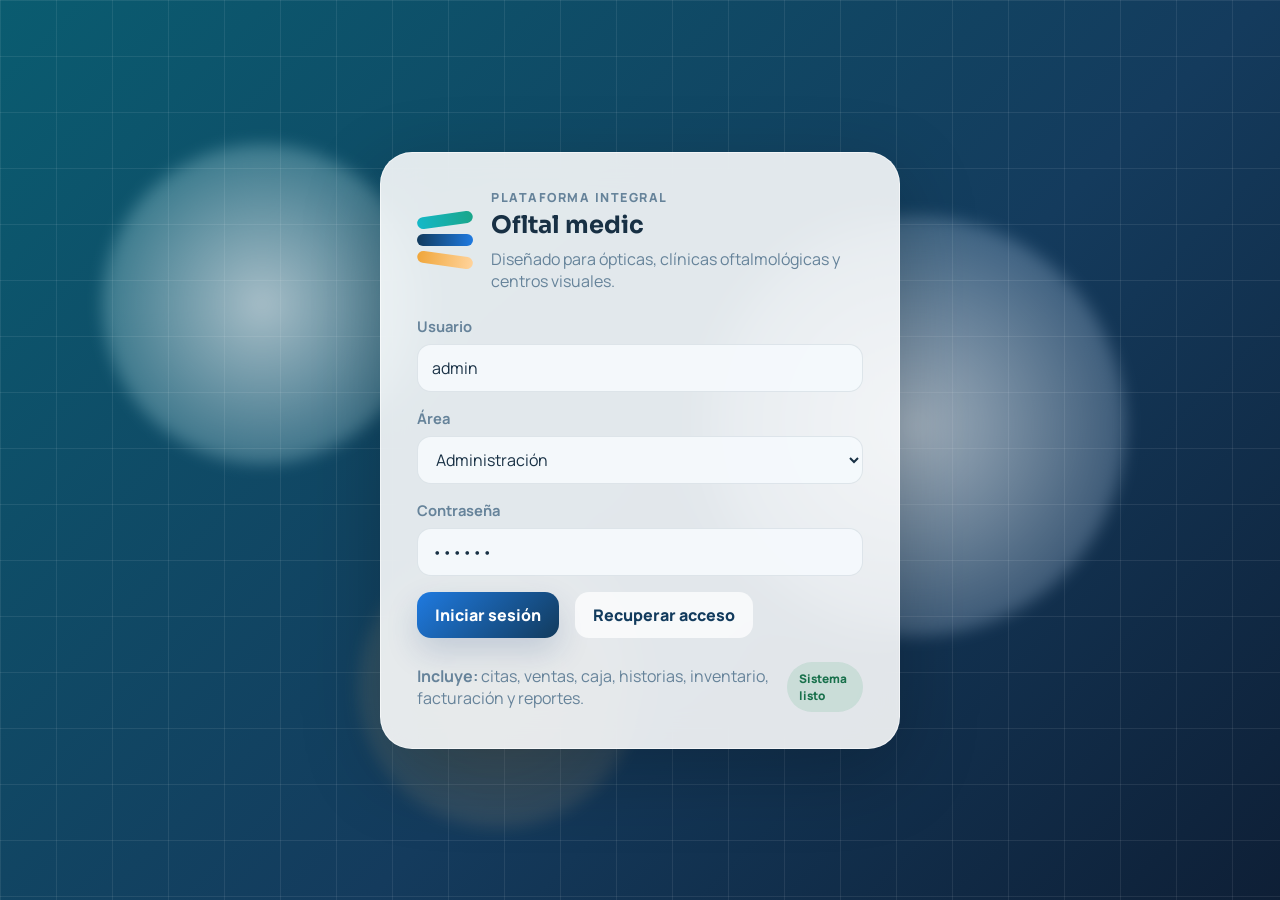
<file: index.html>
<!doctype html>
<html lang="es">
  <head>
    <meta charset="UTF-8" />
    <meta name="viewport" content="width=device-width, initial-scale=1.0" />
    <title>Ofltal medic</title>
    <link rel="preconnect" href="https://fonts.googleapis.com" />
    <link rel="preconnect" href="https://fonts.gstatic.com" crossorigin />
    <link
      href="https://fonts.googleapis.com/css2?family=Manrope:wght@400;500;600;700;800&family=Sora:wght@600;700&display=swap"
      rel="stylesheet"
    />
    <link rel="stylesheet" href="./styles.css" />
  </head>
  <body>
    <div class="app-shell">
      <section class="screen screen-login active" data-screen="login">
        <div class="login-backdrop">
          <div class="orb orb-a"></div>
          <div class="orb orb-b"></div>
          <div class="orb orb-c"></div>
          <div class="grid-glow"></div>
        </div>

        <div class="login-panel">
          <div class="brand-lockup">
            <div class="brand-mark">
              <span></span>
              <span></span>
              <span></span>
            </div>
            <div>
              <p class="eyebrow">Plataforma integral</p>
              <h1>Ofltal medic</h1>
              <p class="subtle">Diseñado para ópticas, clínicas oftalmológicas y centros visuales.</p>
            </div>
          </div>

          <form class="login-form">
            <label>
              <span>Usuario</span>
              <input type="text" value="admin" />
            </label>
            <label>
              <span>Área</span>
              <select>
                <option>Administración</option>
                <option>Recepción</option>
                <option>Ventas</option>
                <option>Dirección médica</option>
              </select>
            </label>
            <label>
              <span>Contraseña</span>
              <input type="password" value="123456" />
            </label>
            <div class="login-actions">
              <button type="button" class="btn btn-primary" data-go="dashboard">Iniciar sesión</button>
              <button type="button" class="btn btn-ghost">Recuperar acceso</button>
            </div>
          </form>

          <div class="login-footer">
            <div>
              <strong>Incluye:</strong> citas, ventas, caja, historias, inventario, facturación y reportes.
            </div>
            <div class="status-pill online">Sistema listo</div>
          </div>
        </div>
      </section>

      <section class="screen screen-app" data-screen="dashboard">
        <aside class="sidebar" id="sidebar">
          <div class="sidebar-brand">
            <div class="brand-mark small">
              <span></span>
              <span></span>
              <span></span>
            </div>
            <div>
              <h2>VisionFlow</h2>
              <p>Optical & Eye Care</p>
            </div>
          </div>

          <nav class="nav-list">
            <button class="nav-item active" data-view="dashboard">
              <span>Resumen general</span>
            </button>
            <button class="nav-item" data-view="appointments">
              <span>Citas médicas</span>
            </button>
            <button class="nav-item" data-view="patients">
              <span>Pacientes e historias</span>
            </button>
            <button class="nav-item" data-view="inventory">
              <span>Inventario</span>
            </button>
            <button class="nav-item" data-view="sales">
              <span>Nueva venta</span>
            </button>
            <button class="nav-item" data-view="sales-history">
              <span>Historial de ventas</span>
            </button>
            <button class="nav-item" data-view="billing">
              <span>Facturación</span>
            </button>
            <button class="nav-item" data-view="reports">
              <span>Reportes</span>
            </button>
            <button class="nav-item" data-view="settings">
              <span>Configuración</span>
            </button>
          </nav>

          <div class="sidebar-card">
            <p class="eyebrow">Modo multisede</p>
            <strong>Sede principal</strong>
            <span>Administración central</span>
          </div>
        </aside>

        <main class="workspace">
          <header class="topbar">
            <div class="topbar-main">
              <button class="menu-toggle" id="menuToggle" type="button">☰</button>
              <div>
                <p class="eyebrow">Sistema de gestión visual</p>
                <h3 id="viewTitle">Dashboard operativo</h3>
              </div>
            </div>

            <div class="topbar-actions">
              <button class="icon-btn" type="button">🔔</button>
              <button class="icon-btn" type="button">⚙</button>
              <button class="profile-chip" id="profileToggle" type="button">
                <span class="profile-avatar">A</span>
                <span>Admin</span>
              </button>
            </div>

            <div class="profile-panel" id="profilePanel">
              <div class="profile-head">
                <div class="profile-avatar large">A</div>
                <div>
                  <strong>Administrador</strong>
                  <p>admin@Ofltalmedic.local</p>
                </div>
              </div>
              <div class="profile-meta">
                <div><span>Rol</span><strong>Administrador</strong></div>
                <div><span>Tienda</span><strong>Sede principal</strong></div>
                <div><span>Estado</span><strong>En línea</strong></div>
              </div>
              <button class="btn btn-ghost full" type="button" data-go="login">Cerrar sesión</button>
            </div>
          </header>

          <section class="view active" data-view="dashboard">
            <div class="hero-card">
              <div>
                <p class="eyebrow">Vista ejecutiva</p>
                <h1>Operación clara, amable y lista para crecer</h1>
                <p>
                  Unificamos ventas, agenda, atención clínica, inventario y facturación en una sola
                  experiencia adaptable a cualquier empresa del rubro óptico.
                </p>
              </div>
              <div class="hero-stats">
                <div class="mini-stat">
                  <span>Citas hoy</span>
                  <strong>42</strong>
                </div>
                <div class="mini-stat">
                  <span>Ventas del día</span>
                  <strong>S/ 12,480</strong>
                </div>
                <div class="mini-stat">
                  <span>Entregas pendientes</span>
                  <strong>18</strong>
                </div>
              </div>
            </div>

            <div class="stats-grid">
              <article class="stat-card accent-cyan">
                <span>Pacientes registrados</span>
                <strong>18,240</strong>
                <small>+128 esta semana</small>
              </article>
              <article class="stat-card accent-blue">
                <span>Consultas activas</span>
                <strong>67</strong>
                <small>5 en espera de examen</small>
              </article>
              <article class="stat-card accent-gold">
                <span>Ingreso mensual</span>
                <strong>S/ 186,900</strong>
                <small>12% sobre el mes anterior</small>
              </article>
              <article class="stat-card accent-green">
                <span>Stock crítico</span>
                <strong>14 SKU</strong>
                <small>Lentes y soluciones</small>
              </article>
            </div>

            <div class="content-grid">
              <article class="panel panel-wide">
                <div class="panel-head">
                  <h4>Agenda del día</h4>
                  <button class="btn btn-soft" data-nav="appointments" type="button">Ver agenda</button>
                </div>
                <div class="timeline">
                  <div class="timeline-item">
                    <strong>09:00</strong>
                    <div>
                      <p>Control postoperatorio</p>
                      <span>Carla Mendoza · Dra. Paula Rivera</span>
                    </div>
                    <span class="status-pill scheduled">Confirmada</span>
                  </div>
                  <div class="timeline-item">
                    <strong>10:30</strong>
                    <div>
                      <p>Examen visual integral</p>
                      <span>Jorge Paredes · Optometría</span>
                    </div>
                    <span class="status-pill in-progress">En sala</span>
                  </div>
                  <div class="timeline-item">
                    <strong>12:15</strong>
                    <div>
                      <p>Entrega de montura bifocal</p>
                      <span>Lucía Flores · Mostrador</span>
                    </div>
                    <span class="status-pill pending">Pendiente</span>
                  </div>
                </div>
              </article>

              <article class="panel">
                <div class="panel-head">
                  <h4>Accesos rápidos</h4>
                </div>
                <div class="quick-grid">
                  <button class="quick-card" data-nav="sales" type="button">Registrar venta</button>
                  <button class="quick-card" data-nav="appointments" type="button">Crear cita</button>
                  <button class="quick-card" data-nav="patients" type="button">Nueva historia</button>
                  <button class="quick-card" data-nav="billing" type="button">Emitir comprobante</button>
                  <button class="quick-card" data-nav="inventory" type="button">Ingreso a stock</button>
                  <button class="quick-card" data-nav="reports" type="button">Reporte diario</button>
                </div>
              </article>
            </div>
          </section>

          <section class="view" data-view="appointments">
            <div class="section-head">
              <div>
                <p class="eyebrow">Agenda médica</p>
                <h1>Citas, seguimiento y recordatorios</h1>
              </div>
              <button class="btn btn-primary" type="button">+ Nueva cita</button>
            </div>

            <div class="toolbar">
              <input type="search" placeholder="Buscar paciente, DNI o teléfono" />
              <select>
                <option>Especialidad</option>
                <option>Oftalmología</option>
                <option>Optometría</option>
                <option>Contactología</option>
              </select>
              <select>
                <option>Sede</option>
                <option>Principal</option>
                <option>Miraflores</option>
                <option>San Isidro</option>
              </select>
              <input type="date" />
            </div>

            <div class="schedule-layout">
              <article class="panel">
                <div class="panel-head">
                  <h4>Próximas citas</h4>
                </div>
                <div class="data-list">
                  <div class="data-row">
                    <div>
                      <strong>Rosa Aliaga</strong>
                      <span>Consulta general · 09:15</span>
                    </div>
                    <span class="status-pill scheduled">Confirmada</span>
                  </div>
                  <div class="data-row">
                    <div>
                      <strong>Daniel Mercado</strong>
                      <span>Fondo de ojo · 10:00</span>
                    </div>
                    <span class="status-pill pending">Por llegar</span>
                  </div>
                  <div class="data-row">
                    <div>
                      <strong>María Lazo</strong>
                      <span>Prueba de lentes · 11:40</span>
                    </div>
                    <span class="status-pill warning">Reprogramar</span>
                  </div>
                </div>
              </article>

              <article class="panel panel-wide">
                <div class="panel-head">
                  <h4>Calendario de atención</h4>
                  <div class="inline-actions">
                    <button class="btn btn-soft" type="button">Hoy</button>
                    <button class="btn btn-soft" type="button">Semana</button>
                  </div>
                </div>
                <div class="calendar-grid">
                  <div class="calendar-slot filled">
                    <span>08:00</span>
                    <strong>Screening visual</strong>
                  </div>
                  <div class="calendar-slot">
                    <span>09:00</span>
                    <strong>Disponible</strong>
                  </div>
                  <div class="calendar-slot filled">
                    <span>10:00</span>
                    <strong>Consulta oftalmológica</strong>
                  </div>
                  <div class="calendar-slot">
                    <span>11:00</span>
                    <strong>Disponible</strong>
                  </div>
                  <div class="calendar-slot filled">
                    <span>12:00</span>
                    <strong>Entrega de lentes</strong>
                  </div>
                  <div class="calendar-slot">
                    <span>13:00</span>
                    <strong>Bloque administrativo</strong>
                  </div>
                </div>
              </article>
            </div>
          </section>

          <section class="view" data-view="patients">
            <div class="section-head">
              <div>
                <p class="eyebrow">Base clínica</p>
                <h1>Pacientes, antecedentes e historias</h1>
              </div>
              <div class="inline-actions">
                <button class="btn btn-soft" type="button">Exportar</button>
                <button class="btn btn-primary" type="button">+ Nuevo paciente</button>
              </div>
            </div>

            <div class="toolbar">
              <input type="search" placeholder="Buscar por código, nombre, DNI o celular" />
              <select>
                <option>Todos los estados</option>
                <option>Nuevos</option>
                <option>En seguimiento</option>
                <option>Alta</option>
              </select>
            </div>

            <article class="panel table-panel">
              <table>
                <thead>
                  <tr>
                    <th>Código</th>
                    <th>Paciente</th>
                    <th>DNI</th>
                    <th>Última visita</th>
                    <th>Diagnóstico</th>
                    <th>Próxima acción</th>
                  </tr>
                </thead>
                <tbody>
                  <tr>
                    <td>HC-10452</td>
                    <td>Prudencia Alipio Cristóbal</td>
                    <td>08401422</td>
                    <td>22/04/2026</td>
                    <td>Control de catarata</td>
                    <td><span class="status-pill pending">Llamar y agendar</span></td>
                  </tr>
                  <tr>
                    <td>HC-10453</td>
                    <td>Hermenegilda Santillán</td>
                    <td>31810313</td>
                    <td>20/04/2026</td>
                    <td>Adaptación multifocal</td>
                    <td><span class="status-pill scheduled">Entrega confirmada</span></td>
                  </tr>
                  <tr>
                    <td>HC-10454</td>
                    <td>Víctor Ortiz Vargas</td>
                    <td>74100211</td>
                    <td>18/04/2026</td>
                    <td>Retinopatía diabética</td>
                    <td><span class="status-pill warning">Revisión urgente</span></td>
                  </tr>
                </tbody>
              </table>
            </article>
          </section>

          <section class="view" data-view="inventory">
            <div class="section-head">
              <div>
                <p class="eyebrow">Control de stock</p>
                <h1>Productos, monturas, lunas y servicios</h1>
              </div>
              <button class="btn btn-primary" type="button">+ Registrar ingreso</button>
            </div>

            <div class="module-grid">
              <article class="module-card">
                <strong>Productos</strong>
                <p>Registro, ingresos, envíos, kardex y vendidos.</p>
              </article>
              <article class="module-card">
                <strong>Monturas</strong>
                <p>Stock por marca, color, serie y ubicación.</p>
              </article>
              <article class="module-card">
                <strong>Lunas</strong>
                <p>Monofocal, bifocal, blue cut, antirreflejo.</p>
              </article>
              <article class="module-card">
                <strong>Servicios</strong>
                <p>Consultas, exámenes, procedimientos y packs.</p>
              </article>
              <article class="module-card">
                <strong>Órdenes de laboratorio</strong>
                <p>Seguimiento de pedidos y tiempos de entrega.</p>
              </article>
              <article class="module-card">
                <strong>Alertas de reposición</strong>
                <p>Control de mínimos y vencimientos.</p>
              </article>
            </div>
          </section>

          <section class="view" data-view="sales">
            <div class="section-head">
              <div>
                <p class="eyebrow">Punto de venta</p>
                <h1>Venta adaptable a óptica, clínica y mostrador</h1>
              </div>
            </div>

            <div class="sales-layout">
              <article class="panel panel-wide">
                <div class="form-grid">
                  <label>
                    <span>DNI / RUC</span>
                    <input type="text" placeholder="Buscar documento" />
                  </label>
                  <label>
                    <span>Cliente / Razón social</span>
                    <input type="text" placeholder="Nombres y apellidos" />
                  </label>
                  <label>
                    <span>Paciente</span>
                    <input type="text" placeholder="Seleccionar paciente" />
                  </label>
                  <label>
                    <span>Profesional</span>
                    <select>
                      <option>Dra. Paula Rivera</option>
                      <option>Dr. Edwin López</option>
                      <option>Opt. Sandra Guzmán</option>
                    </select>
                  </label>
                  <label class="full-span">
                    <span>Dirección</span>
                    <input type="text" placeholder="Dirección de facturación o paciente" />
                  </label>
                </div>

                <div class="sale-tags">
                  <button class="tag-btn active" type="button">Monturas</button>
                  <button class="tag-btn" type="button">Lunas</button>
                  <button class="tag-btn" type="button">Productos</button>
                  <button class="tag-btn" type="button">Servicios</button>
                  <button class="tag-btn" type="button">L. Contacto</button>
                  <button class="tag-btn" type="button">Pedido Lab.</button>
                </div>

                <article class="panel nested">
                  <div class="panel-head">
                    <h4>Detalle de venta</h4>
                  </div>
                  <table>
                    <thead>
                      <tr>
                        <th>Cant.</th>
                        <th>Descripción</th>
                        <th>Tipo</th>
                        <th>Precio</th>
                        <th>Importe</th>
                      </tr>
                    </thead>
                    <tbody>
                      <tr>
                        <td>1</td>
                        <td>Montura acetato modelo Verona</td>
                        <td>Montura</td>
                        <td>S/ 280.00</td>
                        <td>S/ 280.00</td>
                      </tr>
                      <tr>
                        <td>2</td>
                        <td>Luna blue cut antirreflejo</td>
                        <td>Luna</td>
                        <td>S/ 180.00</td>
                        <td>S/ 360.00</td>
                      </tr>
                    </tbody>
                  </table>
                </article>
              </article>

              <article class="panel">
                <div class="panel-head">
                  <h4>Datos de venta</h4>
                </div>
                <div class="stack-fields">
                  <label>
                    <span>Tienda</span>
                    <select>
                      <option>Administración</option>
                      <option>Sede principal</option>
                      <option>Miraflores</option>
                    </select>
                  </label>
                  <label>
                    <span>Tipo</span>
                    <select>
                      <option>Venta normal</option>
                      <option>Separado</option>
                      <option>Cortesía</option>
                      <option>Garantía</option>
                    </select>
                  </label>
                  <label>
                    <span>Comentario</span>
                    <textarea placeholder="Observaciones de la venta"></textarea>
                  </label>
                </div>

                <div class="payment-stack">
                  <div class="payment-row">
                    <span>A pagar</span>
                    <strong>S/ 640.00</strong>
                  </div>
                  <div class="payment-row">
                    <span>Efectivo</span>
                    <strong>S/ 200.00</strong>
                  </div>
                  <div class="payment-row">
                    <span>Tarjeta</span>
                    <strong>S/ 240.00</strong>
                  </div>
                  <div class="payment-row">
                    <span>Transferencia</span>
                    <strong>S/ 200.00</strong>
                  </div>
                </div>

                <div class="inline-actions spread">
                  <button class="btn btn-primary" type="button">Generar venta</button>
                  <button class="btn btn-soft" type="button">Generar recibo</button>
                </div>
              </article>
            </div>
          </section>

          <section class="view" data-view="sales-history">
            <div class="section-head">
              <div>
                <p class="eyebrow">Seguimiento comercial</p>
                <h1>Historial de ventas y estados</h1>
              </div>
              <button class="btn btn-primary" data-nav="sales" type="button">+ Nueva venta</button>
            </div>

            <div class="toolbar">
              <input type="text" placeholder="Código de venta" />
              <select>
                <option>Tienda</option>
                <option>Administración</option>
                <option>Miraflores</option>
              </select>
              <input type="date" />
              <input type="search" placeholder="Buscar cliente" />
            </div>

            <article class="panel table-panel">
              <table>
                <thead>
                  <tr>
                    <th>N°</th>
                    <th>Código</th>
                    <th>Cliente</th>
                    <th>Fecha</th>
                    <th>Notas</th>
                    <th>Tipo</th>
                    <th>Total</th>
                    <th>Estado</th>
                  </tr>
                </thead>
                <tbody>
                  <tr>
                    <td>3035</td>
                    <td>R057</td>
                    <td>Gloria Gutierrez Pariona</td>
                    <td>08/01/2026</td>
                    <td>Evaluación de cortesía</td>
                    <td>Recibo</td>
                    <td>S/ 0.00</td>
                    <td><span class="status-pill success">Aceptada</span></td>
                  </tr>
                  <tr>
                    <td>3034</td>
                    <td>R058</td>
                    <td>Lucia Emilia Yucra</td>
                    <td>08/01/2026</td>
                    <td>Control Avastin OD</td>
                    <td>Recibo</td>
                    <td>S/ 70.00</td>
                    <td><span class="status-pill success">Aceptada</span></td>
                  </tr>
                  <tr>
                    <td>3033</td>
                    <td>R059</td>
                    <td>Oscar Humberto Pereyra</td>
                    <td>08/01/2026</td>
                    <td>Control catarata AO</td>
                    <td>Recibo</td>
                    <td>S/ 65.00</td>
                    <td><span class="status-pill pending">Por entregar</span></td>
                  </tr>
                </tbody>
              </table>
            </article>
          </section>

          <section class="view" data-view="billing">
            <div class="section-head">
              <div>
                <p class="eyebrow">Comprobantes electrónicos</p>
                <h1>Facturación, series y trazabilidad</h1>
              </div>
              <div class="inline-actions">
                <button class="btn btn-soft" type="button">Exportar</button>
                <button class="btn btn-primary" type="button">+ Nueva venta</button>
              </div>
            </div>

            <div class="toolbar">
              <input type="text" placeholder="Código" />
              <input type="text" placeholder="Serie" />
              <input type="text" placeholder="Número" />
              <input type="date" />
              <input type="search" placeholder="Cliente" />
            </div>

            <div class="stats-grid billing-stats">
              <article class="stat-card accent-cyan">
                <span>Boletas emitidas</span>
                <strong>142</strong>
                <small>Hoy</small>
              </article>
              <article class="stat-card accent-blue">
                <span>Facturas</span>
                <strong>37</strong>
                <small>Con XML y PDF</small>
              </article>
              <article class="stat-card accent-green">
                <span>Enviadas a SUNAT</span>
                <strong>171</strong>
                <small>98.8% aceptadas</small>
              </article>
            </div>
          </section>

          <section class="view" data-view="reports">
            <div class="section-head">
              <div>
                <p class="eyebrow">Análisis del negocio</p>
                <h1>Reportes operativos, comerciales y financieros</h1>
              </div>
            </div>

            <div class="module-grid">
              <article class="module-card">
                <strong>Reporte de caja</strong>
                <p>Detalle por efectivo, tarjeta y transferencia.</p>
              </article>
              <article class="module-card">
                <strong>Utilidad por venta</strong>
                <p>Rentabilidad por categoría, vendedor y sede.</p>
              </article>
              <article class="module-card">
                <strong>Ventas por profesional</strong>
                <p>Seguimiento por médico, optómetra o asesor.</p>
              </article>
              <article class="module-card">
                <strong>Historial de comprobantes</strong>
                <p>Boletas, facturas, notas y estados electrónicos.</p>
              </article>
              <article class="module-card">
                <strong>Gastos corporativos</strong>
                <p>Fijos, variables e ingresos vs gastos.</p>
              </article>
              <article class="module-card">
                <strong>Capital e ingresos</strong>
                <p>Movimientos de caja, aportes y cierres diarios.</p>
              </article>
            </div>
          </section>

          <section class="view" data-view="settings">
            <div class="section-head">
              <div>
                <p class="eyebrow">Administración del sistema</p>
                <h1>Opciones adicionales que conviene incluir</h1>
              </div>
            </div>

            <div class="settings-grid">
              <article class="panel">
                <h4>Seguridad y accesos</h4>
                <ul class="plain-list">
                  <li>Roles por área: caja, recepción, ventas, médicos, admin.</li>
                  <li>Bitácora de acciones y anulaciones.</li>
                  <li>Permisos por sede y módulo.</li>
                </ul>
              </article>
              <article class="panel">
                <h4>Operación clínica</h4>
                <ul class="plain-list">
                  <li>Plantillas de examen visual y recetas.</li>
                  <li>Adjuntos: órdenes, imágenes y documentos.</li>
                  <li>Alertas de control y seguimiento postventa.</li>
                </ul>
              </article>
              <article class="panel">
                <h4>Gestión comercial</h4>
                <ul class="plain-list">
                  <li>Separados, abonos, saldos y entregas.</li>
                  <li>Promociones, combos y descuentos autorizados.</li>
                  <li>Convenios corporativos y aseguradoras.</li>
                </ul>
              </article>
            </div>
          </section>
        </main>
      </section>
    </div>

    <script src="./app.js"></script>
  </body>
</html>
</file>
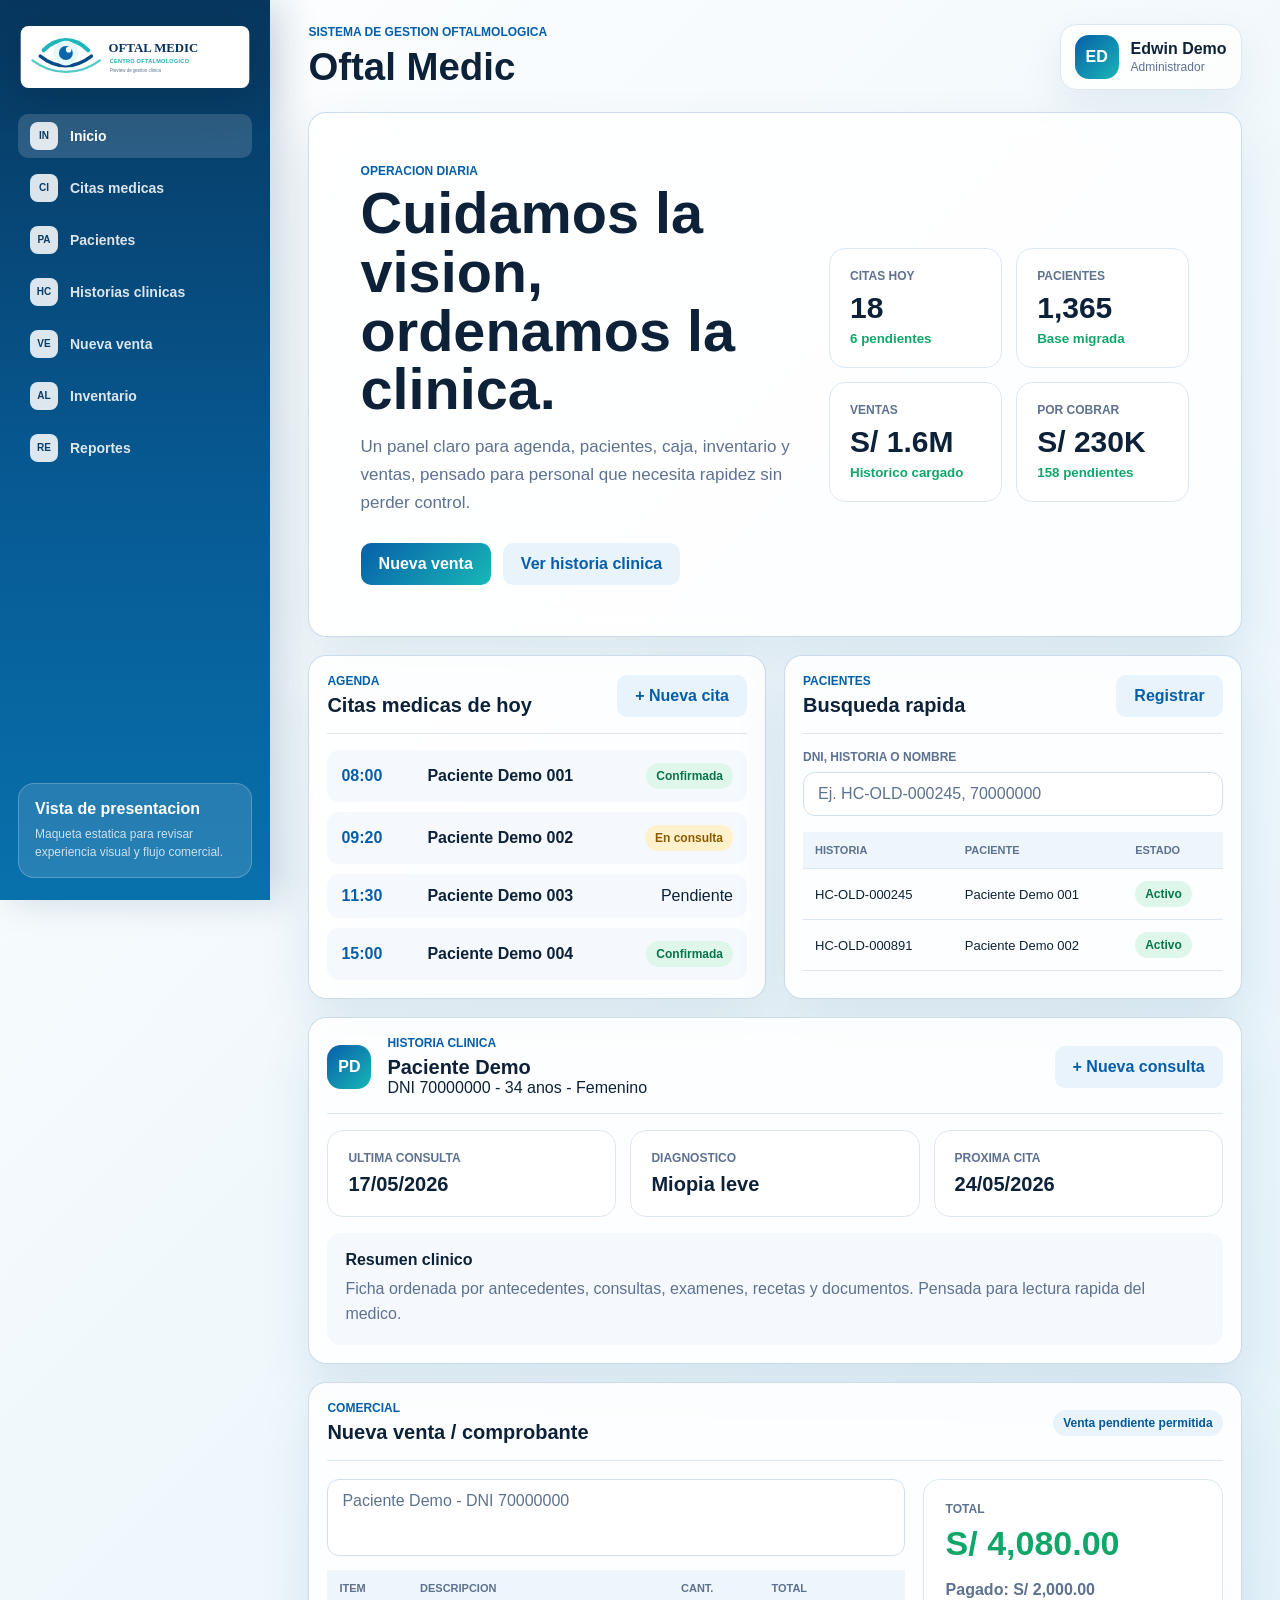
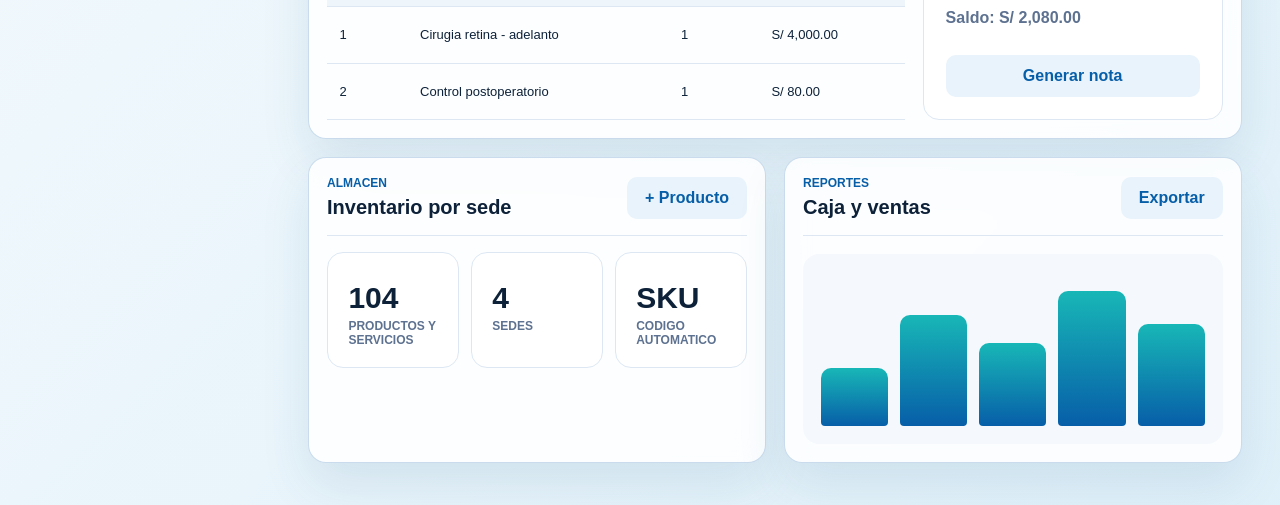
<file: docs/design-preview/index.html>
<!doctype html>
<html lang="es">
<head>
  <meta charset="utf-8">
  <meta name="viewport" content="width=device-width, initial-scale=1">
  <title>Oftal Medic - Preview de diseno</title>
  <link rel="stylesheet" href="./styles.css">
</head>
<body>
  <div class="preview-shell">
    <aside class="sidebar">
      <img class="brand-logo" src="./assets/logo-wide.svg" alt="Oftal Medic">
      <nav class="nav">
        <a class="active" href="#dashboard"><span class="icon">IN</span>Inicio</a>
        <a href="#agenda"><span class="icon">CI</span>Citas medicas</a>
        <a href="#pacientes"><span class="icon">PA</span>Pacientes</a>
        <a href="#historias"><span class="icon">HC</span>Historias clinicas</a>
        <a href="#ventas"><span class="icon">VE</span>Nueva venta</a>
        <a href="#inventario"><span class="icon">AL</span>Inventario</a>
        <a href="#reportes"><span class="icon">RE</span>Reportes</a>
      </nav>
      <div class="help-card">
        <strong>Vista de presentacion</strong>
        <span>Maqueta estatica para revisar experiencia visual y flujo comercial.</span>
      </div>
    </aside>

    <main class="workspace">
      <header class="topbar">
        <div>
          <p class="eyebrow">Sistema de gestion oftalmologica</p>
          <h1>Oftal Medic</h1>
        </div>
        <div class="worker">
          <div class="avatar">ED</div>
          <div>
            <strong>Edwin Demo</strong>
            <span>Administrador</span>
          </div>
        </div>
      </header>

      <section class="hero-panel" id="dashboard">
        <div class="hero-copy">
          <p class="eyebrow">Operacion diaria</p>
          <h2>Cuidamos la vision, ordenamos la clinica.</h2>
          <p>Un panel claro para agenda, pacientes, caja, inventario y ventas, pensado para personal que necesita rapidez sin perder control.</p>
          <div class="hero-actions">
            <a href="#ventas" class="primary-action">Nueva venta</a>
            <a href="#historias" class="secondary-action">Ver historia clinica</a>
          </div>
        </div>
        <div class="summary-grid">
          <article><span>Citas hoy</span><strong>18</strong><small>6 pendientes</small></article>
          <article><span>Pacientes</span><strong>1,365</strong><small>Base migrada</small></article>
          <article><span>Ventas</span><strong>S/ 1.6M</strong><small>Historico cargado</small></article>
          <article><span>Por cobrar</span><strong>S/ 230K</strong><small>158 pendientes</small></article>
        </div>
      </section>

      <section class="content-grid">
        <article class="panel agenda-panel" id="agenda">
          <div class="panel-head">
            <div>
              <p class="eyebrow">Agenda</p>
              <h3>Citas medicas de hoy</h3>
            </div>
            <button>+ Nueva cita</button>
          </div>
          <div class="appointment-list">
            <div><time>08:00</time><strong>Paciente Demo 001</strong><span class="ok">Confirmada</span></div>
            <div><time>09:20</time><strong>Paciente Demo 002</strong><span class="warning">En consulta</span></div>
            <div><time>11:30</time><strong>Paciente Demo 003</strong><span>Pendiente</span></div>
            <div><time>15:00</time><strong>Paciente Demo 004</strong><span class="ok">Confirmada</span></div>
          </div>
        </article>

        <article class="panel" id="pacientes">
          <div class="panel-head">
            <div>
              <p class="eyebrow">Pacientes</p>
              <h3>Busqueda rapida</h3>
            </div>
            <button>Registrar</button>
          </div>
          <div class="search-card">
            <label>DNI, historia o nombre</label>
            <div class="fake-input">Ej. HC-OLD-000245, 70000000</div>
          </div>
          <table>
            <thead><tr><th>Historia</th><th>Paciente</th><th>Estado</th></tr></thead>
            <tbody>
              <tr><td>HC-OLD-000245</td><td>Paciente Demo 001</td><td><span class="ok">Activo</span></td></tr>
              <tr><td>HC-OLD-000891</td><td>Paciente Demo 002</td><td><span class="ok">Activo</span></td></tr>
            </tbody>
          </table>
        </article>

        <article class="panel wide" id="historias">
          <div class="patient-header">
            <div class="patient-photo">PD</div>
            <div>
              <p class="eyebrow">Historia clinica</p>
              <h3>Paciente Demo</h3>
              <span>DNI 70000000 - 34 anos - Femenino</span>
            </div>
            <button>+ Nueva consulta</button>
          </div>
          <div class="clinical-grid">
            <div><span>Ultima consulta</span><strong>17/05/2026</strong></div>
            <div><span>Diagnostico</span><strong>Miopia leve</strong></div>
            <div><span>Proxima cita</span><strong>24/05/2026</strong></div>
          </div>
          <div class="note-box">
            <strong>Resumen clinico</strong>
            <p>Ficha ordenada por antecedentes, consultas, examenes, recetas y documentos. Pensada para lectura rapida del medico.</p>
          </div>
        </article>

        <article class="panel wide sale-panel" id="ventas">
          <div class="panel-head">
            <div>
              <p class="eyebrow">Comercial</p>
              <h3>Nueva venta / comprobante</h3>
            </div>
            <span class="status-pill">Venta pendiente permitida</span>
          </div>
          <div class="sale-layout">
            <div class="sale-form">
              <div class="fake-input">Paciente Demo - DNI 70000000</div>
              <table>
                <thead><tr><th>ITEM</th><th>Descripcion</th><th>Cant.</th><th>Total</th></tr></thead>
                <tbody>
                  <tr><td>1</td><td>Cirugia retina - adelanto</td><td>1</td><td>S/ 4,000.00</td></tr>
                  <tr><td>2</td><td>Control postoperatorio</td><td>1</td><td>S/ 80.00</td></tr>
                </tbody>
              </table>
            </div>
            <div class="payment-card">
              <span>Total</span>
              <strong>S/ 4,080.00</strong>
              <p>Pagado: S/ 2,000.00</p>
              <p>Saldo: S/ 2,080.00</p>
              <button>Generar nota</button>
            </div>
          </div>
        </article>

        <article class="panel" id="inventario">
          <div class="panel-head">
            <div>
              <p class="eyebrow">Almacen</p>
              <h3>Inventario por sede</h3>
            </div>
            <button>+ Producto</button>
          </div>
          <div class="inventory-cards">
            <div><strong>104</strong><span>Productos y servicios</span></div>
            <div><strong>4</strong><span>Sedes</span></div>
            <div><strong>SKU</strong><span>Codigo automatico</span></div>
          </div>
        </article>

        <article class="panel" id="reportes">
          <div class="panel-head">
            <div>
              <p class="eyebrow">Reportes</p>
              <h3>Caja y ventas</h3>
            </div>
            <button>Exportar</button>
          </div>
          <div class="bar-chart" aria-label="Grafico de ventas de demo">
            <span style="height:38%"></span>
            <span style="height:72%"></span>
            <span style="height:54%"></span>
            <span style="height:88%"></span>
            <span style="height:66%"></span>
          </div>
        </article>
      </section>
    </main>
  </div>
</body>
</html>
</file>
<file: styles.css>
:root {
  --bg: #eef3f8;
  --surface: rgba(255, 255, 255, 0.82);
  --surface-strong: #ffffff;
  --line: rgba(26, 51, 74, 0.1);
  --text: #183044;
  --muted: #66839a;
  --navy: #123b5d;
  --blue: #1f7ae0;
  --cyan: #14b8c8;
  --teal: #1aa68a;
  --gold: #f0a63a;
  --green: #33a16d;
  --danger: #e05666;
  --warning: #ffb84d;
  --shadow: 0 24px 64px rgba(14, 40, 64, 0.14);
  --radius-xl: 28px;
  --radius-lg: 20px;
  --radius-md: 16px;
  --radius-sm: 12px;
}

* {
  box-sizing: border-box;
}

html,
body {
  margin: 0;
  min-height: 100%;
}

body {
  background:
    radial-gradient(circle at top left, rgba(20, 184, 200, 0.2), transparent 28%),
    radial-gradient(circle at bottom right, rgba(240, 166, 58, 0.14), transparent 24%),
    linear-gradient(180deg, #f6f9fc 0%, #ebf2f7 100%);
  color: var(--text);
  font-family: "Manrope", "Segoe UI Variable", sans-serif;
}

button,
input,
select,
textarea {
  font: inherit;
}

.screen {
  display: none;
  min-height: 100vh;
}

.screen.active {
  display: flex;
}

.screen-login {
  align-items: center;
  justify-content: center;
  overflow: hidden;
  padding: 32px;
  position: relative;
}

.login-backdrop {
  background: linear-gradient(135deg, #0a5c70 0%, #143b5d 58%, #0e1f36 100%);
  inset: 0;
  position: absolute;
}

.orb {
  border-radius: 999px;
  filter: blur(8px);
  opacity: 0.7;
  position: absolute;
}

.orb-a {
  background: radial-gradient(circle, rgba(255, 255, 255, 0.9), rgba(20, 184, 200, 0.15));
  height: 320px;
  left: 8%;
  top: 16%;
  width: 320px;
}

.orb-b {
  background: radial-gradient(circle, rgba(255, 255, 255, 0.85), rgba(31, 122, 224, 0.12));
  height: 420px;
  right: 12%;
  top: 24%;
  width: 420px;
}

.orb-c {
  background: radial-gradient(circle, rgba(240, 166, 58, 0.3), rgba(255, 255, 255, 0.1));
  bottom: 8%;
  height: 280px;
  left: 28%;
  width: 280px;
}

.grid-glow {
  background-image:
    linear-gradient(rgba(255, 255, 255, 0.08) 1px, transparent 1px),
    linear-gradient(90deg, rgba(255, 255, 255, 0.08) 1px, transparent 1px);
  background-size: 56px 56px;
  inset: 0;
  position: absolute;
}

.login-panel {
  backdrop-filter: blur(18px);
  background: rgba(255, 255, 255, 0.88);
  border: 1px solid rgba(255, 255, 255, 0.6);
  border-radius: 32px;
  box-shadow: 0 24px 80px rgba(0, 0, 0, 0.22);
  display: grid;
  gap: 24px;
  max-width: 520px;
  padding: 36px;
  position: relative;
  width: min(100%, 520px);
  z-index: 1;
}

.brand-lockup {
  align-items: center;
  display: flex;
  gap: 18px;
}

.brand-mark {
  display: grid;
  gap: 8px;
  width: 72px;
}

.brand-mark span {
  border-radius: 999px;
  display: block;
  height: 12px;
}

.brand-mark span:nth-child(1) {
  background: linear-gradient(90deg, var(--cyan), var(--teal));
  transform: rotate(-8deg);
}

.brand-mark span:nth-child(2) {
  background: linear-gradient(90deg, var(--navy), var(--blue));
}

.brand-mark span:nth-child(3) {
  background: linear-gradient(90deg, var(--gold), #ffd39b);
  transform: rotate(8deg);
}

.brand-mark.small {
  width: 48px;
}

.brand-lockup h1,
.section-head h1,
.hero-card h1,
#viewTitle {
  font-family: "Sora", "Trebuchet MS", sans-serif;
}

.brand-lockup h1,
.section-head h1,
.hero-card h1 {
  margin: 4px 0 8px;
}

.eyebrow {
  color: var(--muted);
  font-size: 0.78rem;
  font-weight: 800;
  letter-spacing: 0.12em;
  margin: 0;
  text-transform: uppercase;
}

.subtle {
  color: var(--muted);
  margin: 0;
}

.login-form,
.form-grid,
.stack-fields {
  display: grid;
  gap: 16px;
}

label {
  display: grid;
  gap: 8px;
}

label span {
  color: var(--muted);
  font-size: 0.92rem;
  font-weight: 700;
}

input,
select,
textarea {
  background: rgba(245, 249, 252, 0.95);
  border: 1px solid var(--line);
  border-radius: 14px;
  color: var(--text);
  min-height: 48px;
  outline: none;
  padding: 0 14px;
  transition: 0.2s ease;
}

textarea {
  min-height: 88px;
  padding-top: 12px;
  resize: vertical;
}

input:focus,
select:focus,
textarea:focus {
  border-color: rgba(31, 122, 224, 0.44);
  box-shadow: 0 0 0 4px rgba(31, 122, 224, 0.12);
}

.login-actions,
.inline-actions,
.toolbar,
.topbar-actions,
.section-head,
.panel-head,
.payment-row,
.timeline-item,
.profile-head,
.profile-chip,
.topbar-main {
  align-items: center;
  display: flex;
}

.login-actions,
.inline-actions,
.toolbar,
.topbar-actions,
.quick-grid,
.module-grid,
.stats-grid,
.content-grid,
.schedule-layout,
.sales-layout,
.settings-grid {
  gap: 16px;
}

.btn,
.nav-item,
.quick-card,
.tag-btn,
.icon-btn,
.menu-toggle {
  border: 0;
  cursor: pointer;
}

.btn {
  border-radius: 14px;
  font-weight: 800;
  min-height: 46px;
  padding: 0 18px;
}

.btn-primary {
  background: linear-gradient(135deg, var(--blue), var(--navy));
  box-shadow: 0 14px 32px rgba(20, 60, 120, 0.18);
  color: #fff;
}

.btn-soft {
  background: rgba(31, 122, 224, 0.1);
  color: var(--blue);
}

.btn-ghost {
  background: rgba(255, 255, 255, 0.75);
  color: var(--navy);
}

.btn.full {
  width: 100%;
}

.login-footer {
  align-items: center;
  color: var(--muted);
  display: flex;
  gap: 16px;
  justify-content: space-between;
}

.status-pill {
  border-radius: 999px;
  display: inline-flex;
  font-size: 0.74rem;
  font-weight: 800;
  padding: 8px 12px;
}

.online,
.success,
.scheduled {
  background: rgba(51, 161, 109, 0.14);
  color: #18704b;
}

.pending {
  background: rgba(240, 166, 58, 0.18);
  color: #9a6113;
}

.warning {
  background: rgba(224, 86, 102, 0.16);
  color: #ad3549;
}

.in-progress {
  background: rgba(20, 184, 200, 0.15);
  color: #0b7280;
}

.screen-app {
  width: 100%;
}

.sidebar {
  background: rgba(9, 31, 49, 0.96);
  color: #dfe9f3;
  display: flex;
  flex-direction: column;
  gap: 24px;
  min-height: 100vh;
  padding: 24px 18px;
  position: sticky;
  top: 0;
  width: 280px;
}

.sidebar-brand {
  align-items: center;
  display: flex;
  gap: 14px;
}

.sidebar-brand h2,
.sidebar-brand p {
  margin: 0;
}

.sidebar-brand p {
  color: rgba(223, 233, 243, 0.6);
  font-size: 0.84rem;
}

.nav-list {
  display: grid;
  gap: 8px;
}

.nav-item {
  background: transparent;
  border-radius: 14px;
  color: #dfe9f3;
  display: flex;
  justify-content: flex-start;
  min-height: 46px;
  padding: 0 14px;
}

.nav-item.active,
.nav-item:hover {
  background: linear-gradient(135deg, rgba(31, 122, 224, 0.22), rgba(20, 184, 200, 0.18));
}

.sidebar-card {
  background: rgba(255, 255, 255, 0.06);
  border: 1px solid rgba(255, 255, 255, 0.06);
  border-radius: 18px;
  display: grid;
  gap: 6px;
  margin-top: auto;
  padding: 18px;
}

.workspace {
  display: flex;
  flex: 1;
  flex-direction: column;
  min-width: 0;
  padding: 18px;
}

.topbar {
  align-items: center;
  background: rgba(255, 255, 255, 0.74);
  backdrop-filter: blur(12px);
  border: 1px solid rgba(255, 255, 255, 0.55);
  border-radius: 24px;
  display: flex;
  justify-content: space-between;
  margin-bottom: 18px;
  padding: 16px 18px;
  position: relative;
}

.topbar-main {
  gap: 14px;
}

.topbar-main h3 {
  margin: 4px 0 0;
}

.menu-toggle,
.icon-btn {
  background: rgba(31, 122, 224, 0.1);
  border-radius: 12px;
  color: var(--navy);
  height: 42px;
  width: 42px;
}

.menu-toggle {
  display: none;
}

.profile-chip {
  background: rgba(18, 59, 93, 0.06);
  border-radius: 999px;
  color: var(--navy);
  gap: 10px;
  min-height: 46px;
  padding: 0 8px 0 6px;
}

.profile-avatar {
  align-items: center;
  background: linear-gradient(135deg, var(--cyan), var(--blue));
  border-radius: 999px;
  color: #fff;
  display: inline-flex;
  font-weight: 800;
  height: 34px;
  justify-content: center;
  width: 34px;
}

.profile-avatar.large {
  height: 52px;
  width: 52px;
}

.profile-panel {
  background: rgba(255, 255, 255, 0.96);
  border: 1px solid rgba(26, 51, 74, 0.08);
  border-radius: 22px;
  box-shadow: var(--shadow);
  display: none;
  max-width: 320px;
  padding: 18px;
  position: absolute;
  right: 16px;
  top: calc(100% + 10px);
  width: min(92vw, 320px);
  z-index: 20;
}

.profile-panel.open {
  display: grid;
  gap: 16px;
}

.profile-head {
  gap: 14px;
}

.profile-head p,
.profile-meta span,
.timeline-item span,
.data-row span,
.mini-stat span {
  color: var(--muted);
}

.profile-head p,
.profile-meta div,
.timeline-item p,
.data-row strong,
.hero-card p {
  margin: 0;
}

.profile-meta {
  display: grid;
  gap: 12px;
}

.profile-meta div {
  display: grid;
  gap: 4px;
}

.view {
  display: none;
}

.view.active {
  display: block;
}

.hero-card,
.panel,
.module-card,
.stat-card {
  background: var(--surface);
  border: 1px solid rgba(255, 255, 255, 0.7);
  box-shadow: var(--shadow);
}

.hero-card {
  background:
    radial-gradient(circle at right top, rgba(20, 184, 200, 0.16), transparent 30%),
    radial-gradient(circle at left bottom, rgba(240, 166, 58, 0.14), transparent 28%),
    rgba(255, 255, 255, 0.8);
  border-radius: var(--radius-xl);
  display: grid;
  gap: 20px;
  grid-template-columns: 1.5fr 1fr;
  margin-bottom: 18px;
  padding: 28px;
}

.hero-card h1 {
  font-size: clamp(1.8rem, 2.8vw, 3rem);
  line-height: 1.08;
}

.hero-stats {
  display: grid;
  gap: 12px;
}

.mini-stat {
  background: rgba(255, 255, 255, 0.7);
  border: 1px solid rgba(26, 51, 74, 0.06);
  border-radius: 18px;
  display: grid;
  gap: 8px;
  padding: 18px;
}

.mini-stat strong {
  font-size: 1.35rem;
}

.stats-grid {
  display: grid;
  grid-template-columns: repeat(4, minmax(0, 1fr));
  margin-bottom: 18px;
}

.stat-card {
  border-radius: 22px;
  display: grid;
  gap: 8px;
  min-height: 144px;
  padding: 22px;
}

.stat-card span,
.module-card p {
  color: var(--muted);
}

.stat-card strong {
  font-size: 2rem;
  line-height: 1;
}

.accent-cyan {
  background: linear-gradient(180deg, rgba(20, 184, 200, 0.16), rgba(255, 255, 255, 0.88));
}

.accent-blue {
  background: linear-gradient(180deg, rgba(31, 122, 224, 0.16), rgba(255, 255, 255, 0.88));
}

.accent-gold {
  background: linear-gradient(180deg, rgba(240, 166, 58, 0.16), rgba(255, 255, 255, 0.88));
}

.accent-green {
  background: linear-gradient(180deg, rgba(51, 161, 109, 0.14), rgba(255, 255, 255, 0.88));
}

.content-grid,
.schedule-layout,
.sales-layout,
.settings-grid {
  display: grid;
  grid-template-columns: 1.25fr 0.75fr;
}

.panel {
  border-radius: var(--radius-lg);
  padding: 22px;
}

.panel-wide {
  min-width: 0;
}

.panel-head,
.section-head {
  justify-content: space-between;
  margin-bottom: 16px;
}

.section-head {
  flex-wrap: wrap;
}

.section-head h1 {
  font-size: clamp(1.6rem, 2vw, 2.4rem);
  margin-bottom: 0;
}

.timeline,
.data-list,
.payment-stack,
.plain-list,
.settings-grid,
.module-grid {
  display: grid;
}

.timeline,
.data-list,
.payment-stack {
  gap: 12px;
}

.timeline-item,
.data-row,
.payment-row {
  background: rgba(247, 250, 252, 0.92);
  border: 1px solid rgba(26, 51, 74, 0.06);
  border-radius: 16px;
  gap: 14px;
  justify-content: space-between;
  padding: 14px 16px;
}

.quick-grid,
.module-grid {
  display: grid;
  grid-template-columns: repeat(2, minmax(0, 1fr));
}

.quick-card,
.module-card {
  border-radius: 18px;
  min-height: 112px;
  padding: 18px;
  text-align: left;
}

.quick-card {
  background:
    linear-gradient(180deg, rgba(255, 255, 255, 0.84), rgba(231, 242, 250, 0.88));
  color: var(--navy);
  font-weight: 800;
}

.module-card {
  backdrop-filter: blur(12px);
}

.toolbar {
  display: grid;
  grid-template-columns: repeat(4, minmax(0, 1fr));
  margin-bottom: 18px;
}

.calendar-grid {
  display: grid;
  gap: 12px;
  grid-template-columns: repeat(3, minmax(0, 1fr));
}

.calendar-slot {
  background: rgba(248, 251, 253, 0.9);
  border: 1px dashed rgba(26, 51, 74, 0.14);
  border-radius: 16px;
  display: grid;
  gap: 8px;
  min-height: 110px;
  padding: 16px;
}

.calendar-slot.filled {
  background: linear-gradient(180deg, rgba(31, 122, 224, 0.12), rgba(20, 184, 200, 0.08));
  border-style: solid;
}

.table-panel {
  overflow: auto;
  padding: 10px;
}

table {
  border-collapse: collapse;
  min-width: 780px;
  width: 100%;
}

thead {
  background: var(--navy);
  color: #fff;
}

th,
td {
  border-bottom: 1px solid rgba(26, 51, 74, 0.08);
  padding: 14px 12px;
  text-align: left;
}

tbody tr:nth-child(even) {
  background: rgba(247, 250, 252, 0.88);
}

.form-grid {
  grid-template-columns: repeat(2, minmax(0, 1fr));
}

.full-span {
  grid-column: 1 / -1;
}

.sale-tags {
  display: flex;
  flex-wrap: wrap;
  gap: 10px;
  margin: 18px 0;
}

.tag-btn {
  background: rgba(18, 59, 93, 0.08);
  border-radius: 999px;
  color: var(--navy);
  min-height: 40px;
  padding: 0 16px;
}

.tag-btn.active {
  background: linear-gradient(135deg, var(--blue), var(--cyan));
  color: #fff;
}

.nested {
  background: rgba(255, 255, 255, 0.58);
  box-shadow: none;
  padding: 12px;
}

.spread {
  justify-content: space-between;
}

.billing-stats {
  margin-bottom: 0;
}

.plain-list {
  gap: 10px;
  margin: 0;
  padding-left: 18px;
}

.plain-list li {
  color: var(--muted);
}

@media (max-width: 1180px) {
  .stats-grid,
  .toolbar,
  .content-grid,
  .schedule-layout,
  .sales-layout,
  .settings-grid {
    grid-template-columns: 1fr 1fr;
  }

  .hero-card {
    grid-template-columns: 1fr;
  }
}

@media (max-width: 940px) {
  .sidebar {
    left: -100%;
    position: fixed;
    transition: 0.24s ease;
    z-index: 40;
  }

  .sidebar.open {
    left: 0;
  }

  .menu-toggle {
    display: inline-flex;
    justify-content: center;
  }

  .workspace {
    padding: 12px;
  }

  .stats-grid,
  .toolbar,
  .content-grid,
  .schedule-layout,
  .sales-layout,
  .settings-grid,
  .form-grid,
  .calendar-grid,
  .module-grid,
  .quick-grid {
    grid-template-columns: 1fr;
  }

  .topbar {
    align-items: flex-start;
    flex-direction: column;
    gap: 14px;
  }

  .topbar-actions,
  .login-actions,
  .spread {
    width: 100%;
  }

  .topbar-actions {
    justify-content: flex-end;
  }
}

@media (max-width: 640px) {
  .screen-login,
  .login-panel,
  .workspace,
  .panel,
  .hero-card {
    padding: 18px;
  }

  .login-footer,
  .login-actions,
  .topbar-main,
  .topbar-actions,
  .section-head,
  .panel-head,
  .timeline-item,
  .data-row {
    align-items: flex-start;
    flex-direction: column;
  }

  .login-footer {
    gap: 10px;
  }

  .btn,
  .quick-card {
    width: 100%;
  }
}
</file>
<file: docs/design-preview/styles.css>
:root {
  --ink: #0d2138;
  --muted: #5d7190;
  --line: #dce7f3;
  --panel: rgba(255, 255, 255, 0.86);
  --blue: #075ea8;
  --blue-2: #0a8ec5;
  --teal: #18b7b7;
  --green: #10a66a;
  --amber: #d68a00;
  --bg: #eef6fb;
}

* { box-sizing: border-box; }
html { scroll-behavior: smooth; }
body {
  margin: 0;
  min-height: 100vh;
  color: var(--ink);
  font-family: Inter, "Segoe UI", Arial, sans-serif;
  background: linear-gradient(135deg, rgba(255,255,255,.94), rgba(218,238,249,.72)), var(--bg);
}
a { color: inherit; text-decoration: none; }
button, .primary-action, .secondary-action {
  border: 0;
  border-radius: 10px;
  cursor: default;
  font: inherit;
  font-weight: 800;
}
.preview-shell { display: grid; grid-template-columns: 270px minmax(0, 1fr); min-height: 100vh; }
.sidebar {
  position: sticky;
  top: 0;
  height: 100vh;
  padding: 26px 18px;
  color: #fff;
  background: linear-gradient(180deg, #07375e, #075a94 55%, #0871ac);
  box-shadow: 12px 0 34px rgba(7,54,94,.18);
}
.brand-logo {
  display: block;
  width: min(230px, 100%);
  max-height: 74px;
  object-fit: contain;
  margin: 0 auto 26px;
  filter: drop-shadow(0 10px 22px rgba(0,0,0,.16));
}
.nav { display: grid; gap: 8px; }
.nav a {
  display: flex;
  align-items: center;
  gap: 12px;
  min-height: 44px;
  padding: 0 12px;
  border-radius: 10px;
  color: rgba(255,255,255,.86);
  font-size: 14px;
  font-weight: 800;
}
.nav a:hover, .nav a.active { color: #fff; background: rgba(255,255,255,.15); }
.icon {
  display: grid;
  place-items: center;
  width: 28px;
  height: 28px;
  border-radius: 8px;
  color: #063c67;
  background: rgba(255,255,255,.86);
  font-size: 10px;
  font-weight: 900;
}
.help-card {
  position: absolute;
  left: 18px;
  right: 18px;
  bottom: 22px;
  padding: 16px;
  border: 1px solid rgba(255,255,255,.22);
  border-radius: 16px;
  background: rgba(255,255,255,.12);
}
.help-card span { display: block; margin-top: 8px; color: rgba(255,255,255,.76); font-size: 12px; line-height: 1.45; }
.workspace { padding: 24px clamp(18px, 3vw, 42px) 42px; }
.topbar { display: flex; align-items: center; justify-content: space-between; gap: 18px; margin-bottom: 22px; }
.eyebrow {
  margin: 0 0 6px;
  color: var(--blue);
  font-size: 12px;
  font-weight: 900;
  letter-spacing: 0;
  text-transform: uppercase;
}
h1, h2, h3, p { margin-top: 0; }
h1 { margin-bottom: 0; font-size: clamp(28px, 3vw, 42px); }
h2 { max-width: 660px; margin-bottom: 14px; font-size: clamp(34px, 4.5vw, 66px); line-height: 1.02; }
h3 { margin-bottom: 0; font-size: 20px; }
.worker {
  display: flex;
  align-items: center;
  gap: 12px;
  padding: 10px 14px;
  border: 1px solid var(--line);
  border-radius: 16px;
  background: rgba(255,255,255,.82);
  box-shadow: 0 16px 40px rgba(8,74,116,.08);
}
.worker span { display: block; margin-top: 2px; color: var(--muted); font-size: 12px; }
.avatar, .patient-photo {
  display: grid;
  place-items: center;
  width: 44px;
  height: 44px;
  border-radius: 14px;
  color: #fff;
  background: linear-gradient(135deg, var(--blue), var(--teal));
  font-weight: 900;
}
.hero-panel, .panel {
  border: 1px solid rgba(193,214,233,.86);
  border-radius: 18px;
  background: var(--panel);
  box-shadow: 0 22px 50px rgba(8,74,116,.10);
  backdrop-filter: blur(12px);
}
.hero-panel {
  display: grid;
  grid-template-columns: minmax(0, 1.1fr) minmax(340px, .9fr);
  gap: 28px;
  align-items: center;
  min-height: 420px;
  padding: clamp(24px, 4vw, 56px);
  overflow: hidden;
}
.hero-copy p:not(.eyebrow) { max-width: 620px; color: var(--muted); font-size: 17px; line-height: 1.65; }
.hero-actions { display: flex; flex-wrap: wrap; gap: 12px; margin-top: 26px; }
.primary-action, .secondary-action, .panel button, .payment-card button {
  display: inline-flex;
  align-items: center;
  justify-content: center;
  min-height: 42px;
  padding: 0 18px;
}
.primary-action, .payment-card button { color: #fff; background: linear-gradient(135deg, var(--blue), var(--teal)); }
.secondary-action, .panel button { color: var(--blue); background: #e8f3fb; }
.summary-grid { display: grid; grid-template-columns: repeat(2, minmax(0, 1fr)); gap: 14px; }
.summary-grid article, .clinical-grid div, .inventory-cards div {
  padding: 20px;
  border: 1px solid var(--line);
  border-radius: 16px;
  background: #fff;
}
.summary-grid span, .clinical-grid span, .inventory-cards span, .payment-card span {
  display: block;
  color: var(--muted);
  font-size: 12px;
  font-weight: 800;
  text-transform: uppercase;
}
.summary-grid strong, .inventory-cards strong { display: block; margin: 8px 0 4px; font-size: 30px; }
.summary-grid small { color: var(--green); font-weight: 800; }
.content-grid { display: grid; grid-template-columns: repeat(2, minmax(0, 1fr)); gap: 18px; margin-top: 18px; }
.panel { min-width: 0; padding: 18px; }
.wide { grid-column: 1 / -1; }
.panel-head, .patient-header {
  display: flex;
  align-items: center;
  justify-content: space-between;
  gap: 16px;
  padding-bottom: 16px;
  border-bottom: 1px solid var(--line);
}
.appointment-list { display: grid; gap: 10px; margin-top: 16px; }
.appointment-list div {
  display: grid;
  grid-template-columns: 74px minmax(0, 1fr) auto;
  align-items: center;
  gap: 12px;
  padding: 13px 14px;
  border-radius: 12px;
  background: #f5f9fd;
}
time { color: var(--blue); font-weight: 900; }
.ok, .warning, .status-pill {
  display: inline-flex;
  align-items: center;
  width: fit-content;
  min-height: 26px;
  padding: 0 10px;
  border-radius: 999px;
  font-size: 12px;
  font-weight: 900;
}
.ok { color: #087549; background: #dff7eb; }
.warning { color: #8a5a00; background: #fff1cc; }
.status-pill { color: #075a94; background: #e8f3fb; }
.search-card { display: grid; gap: 8px; margin: 16px 0; }
label { color: var(--muted); font-size: 12px; font-weight: 900; text-transform: uppercase; }
.fake-input { min-height: 44px; padding: 12px 14px; border: 1px solid #cfe0ef; border-radius: 12px; color: var(--muted); background: #fff; }
table { width: 100%; border-collapse: collapse; overflow: hidden; font-size: 13px; }
th, td { padding: 12px; border-bottom: 1px solid var(--line); text-align: left; }
th { color: var(--muted); background: #eef5fb; font-size: 11px; text-transform: uppercase; }
.patient-header { justify-content: flex-start; }
.patient-header button { margin-left: auto; }
.clinical-grid { display: grid; grid-template-columns: repeat(3, minmax(0, 1fr)); gap: 14px; margin: 16px 0; }
.clinical-grid strong { display: block; margin-top: 8px; font-size: 20px; }
.note-box { padding: 18px; border-radius: 14px; background: #f5f9fd; }
.note-box p { margin: 8px 0 0; color: var(--muted); line-height: 1.55; }
.sale-layout { display: grid; grid-template-columns: minmax(0, 1fr) 300px; gap: 18px; margin-top: 18px; }
.sale-form { display: grid; gap: 14px; }
.payment-card { padding: 22px; border: 1px solid var(--line); border-radius: 16px; background: #fff; }
.payment-card strong { display: block; margin: 8px 0 18px; color: var(--green); font-size: 34px; }
.payment-card p { display: flex; justify-content: space-between; margin: 10px 0; color: var(--muted); font-weight: 800; }
.payment-card button { width: 100%; margin-top: 18px; }
.inventory-cards { display: grid; grid-template-columns: repeat(3, minmax(0, 1fr)); gap: 12px; margin-top: 16px; }
.bar-chart { display: flex; align-items: end; gap: 12px; height: 190px; margin-top: 18px; padding: 18px; border-radius: 16px; background: #f5f9fd; }
.bar-chart span { flex: 1; border-radius: 10px 10px 4px 4px; background: linear-gradient(180deg, var(--teal), var(--blue)); }
@media (max-width: 1040px) {
  .preview-shell { grid-template-columns: 1fr; }
  .sidebar { position: static; height: auto; }
  .help-card { position: static; margin-top: 18px; }
  .hero-panel, .content-grid, .sale-layout { grid-template-columns: 1fr; }
}
@media (max-width: 720px) {
  .workspace { padding: 18px 12px 28px; }
  .topbar, .panel-head, .patient-header { align-items: flex-start; flex-direction: column; }
  .summary-grid, .clinical-grid, .inventory-cards { grid-template-columns: 1fr; }
  .appointment-list div { grid-template-columns: 1fr; }
}
</file>
